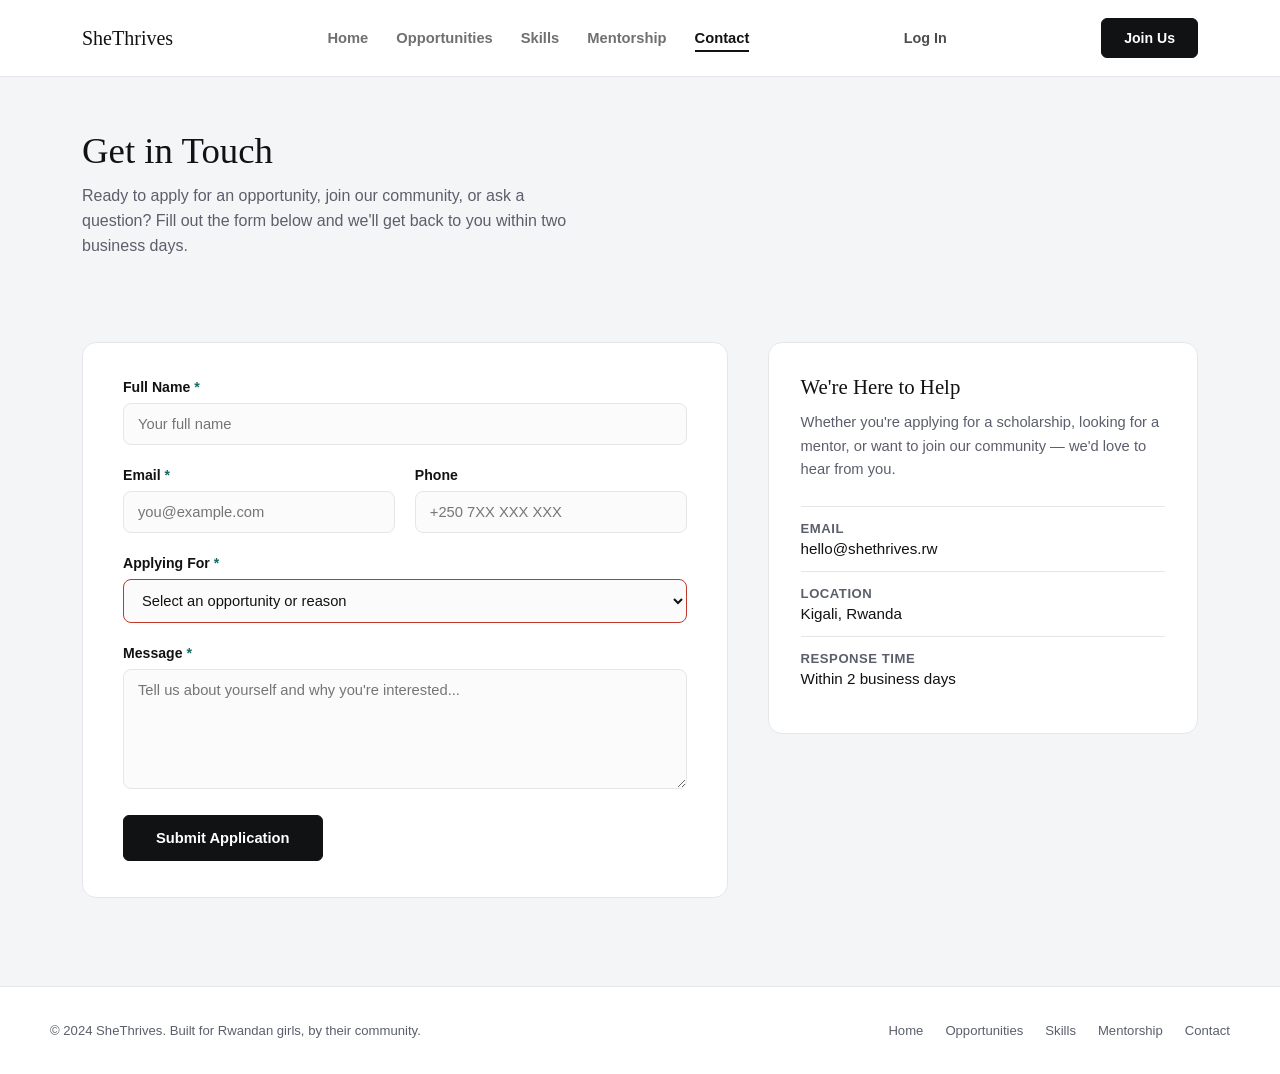
<file: contact.html>
<!DOCTYPE html>
<html lang="en">
<head>
<meta charset="UTF-8">
<meta name="viewport" content="width=device-width, initial-scale=1.0">
<title>Contact &amp; Apply — SheThrives</title>
<link rel="stylesheet" href="contact.css">
<script src="contact.js" defer></script>
</head>
<body>

<header>
  <div class="nav">
    <a href="index.html" class="logo">SheThrives</a>
    <ul class="nav-links">
      <li><a href="index.html">Home</a></li>
      <li><a href="opportunities.html">Opportunities</a></li>
      <li><a href="skills.html">Skills</a></li>
      <li><a href="mentorship.html">Mentorship</a></li>
      <li><a href="contact.html" aria-current="page">Contact</a></li>
    </ul>
    <a href="login.html" class="login-link">Log In</a>
    <a href="contact.html" class="join-btn">Join Us</a>
  </div>
</header>

<section class="page-head">
  <div class="wrap">
    <h1>Get in Touch</h1>
    <p>Ready to apply for an opportunity, join our community, or ask a question? Fill out the form below and we'll get back to you within two business days.</p>
  </div>
</section>

<main>
  <div class="wrap contact-layout">

    <form class="contact-form" id="contactForm" novalidate>
      <div class="form-row">
        <label for="fullName">Full Name <span class="req">*</span></label>
        <input type="text" id="fullName" name="fullName" required autocomplete="name" placeholder="Your full name">
      </div>

      <div class="form-row two-col">
        <div>
          <label for="email">Email <span class="req">*</span></label>
          <input type="email" id="email" name="email" required autocomplete="email" placeholder="you@example.com">
        </div>
        <div>
          <label for="phone">Phone</label>
          <input type="tel" id="phone" name="phone" autocomplete="tel" placeholder="+250 7XX XXX XXX">
        </div>
      </div>

      <div class="form-row">
        <label for="applyingFor">Applying For <span class="req">*</span></label>
        <select id="applyingFor" name="applyingFor" required>
          <option value="">Select an opportunity or reason</option>
          <option value="General Inquiry">General Inquiry</option>
          <option value="Join the Community">Join the Community</option>
          <option value="National Coding Challenge">National Coding Challenge</option>
          <option value="STEM Excellence Grant">STEM Excellence Grant</option>
          <option value="Business Leadership Intern">Business Leadership Intern</option>
          <option value="Google Women Techmakers Scholarship 2024">Google Women Techmakers Scholarship 2024</option>
          <option value="Product Design Internship at Irembo">Product Design Internship at Irembo</option>
          <option value="Women in Tech Leadership Summit">Women in Tech Leadership Summit</option>
          <option value="Kigali Innovation Hackathon 2024">Kigali Innovation Hackathon 2024</option>
          <option value="Mentorship Session">Mentorship Session</option>
          <option value="Other">Other</option>
        </select>
      </div>

      <div class="form-row">
        <label for="message">Message <span class="req">*</span></label>
        <textarea id="message" name="message" rows="5" required placeholder="Tell us about yourself and why you're interested..."></textarea>
      </div>

      <button type="submit" class="btn-solid">Submit Application</button>
    </form>

    <aside class="contact-info">
      <div class="info-card">
        <h2>We're Here to Help</h2>
        <p>Whether you're applying for a scholarship, looking for a mentor, or want to join our community — we'd love to hear from you.</p>
        <ul class="info-list">
          <li>
            <strong>Email</strong>
            <span>hello@shethrives.rw</span>
          </li>
          <li>
            <strong>Location</strong>
            <span>Kigali, Rwanda</span>
          </li>
          <li>
            <strong>Response time</strong>
            <span>Within 2 business days</span>
          </li>
        </ul>
      </div>
    </aside>

  </div>

  <div class="form-success" id="formSuccess" hidden>
    <div class="success-box">
      <h2>Thank you!</h2>
      <p>Your application has been received. We'll be in touch soon.</p>
      <a href="index.html" class="btn-outline">Back to Home</a>
    </div>
  </div>
</main>

<footer>
  <div class="footer-wrap">
    <p>© 2024 SheThrives. Built for Rwandan girls, by their community.</p>
    <ul class="footer-links">
      <li><a href="index.html">Home</a></li>
      <li><a href="opportunities.html">Opportunities</a></li>
      <li><a href="skills.html">Skills</a></li>
      <li><a href="mentorship.html">Mentorship</a></li>
      <li><a href="contact.html">Contact</a></li>
    </ul>
  </div>
</footer>

</body>
</html>
</file>
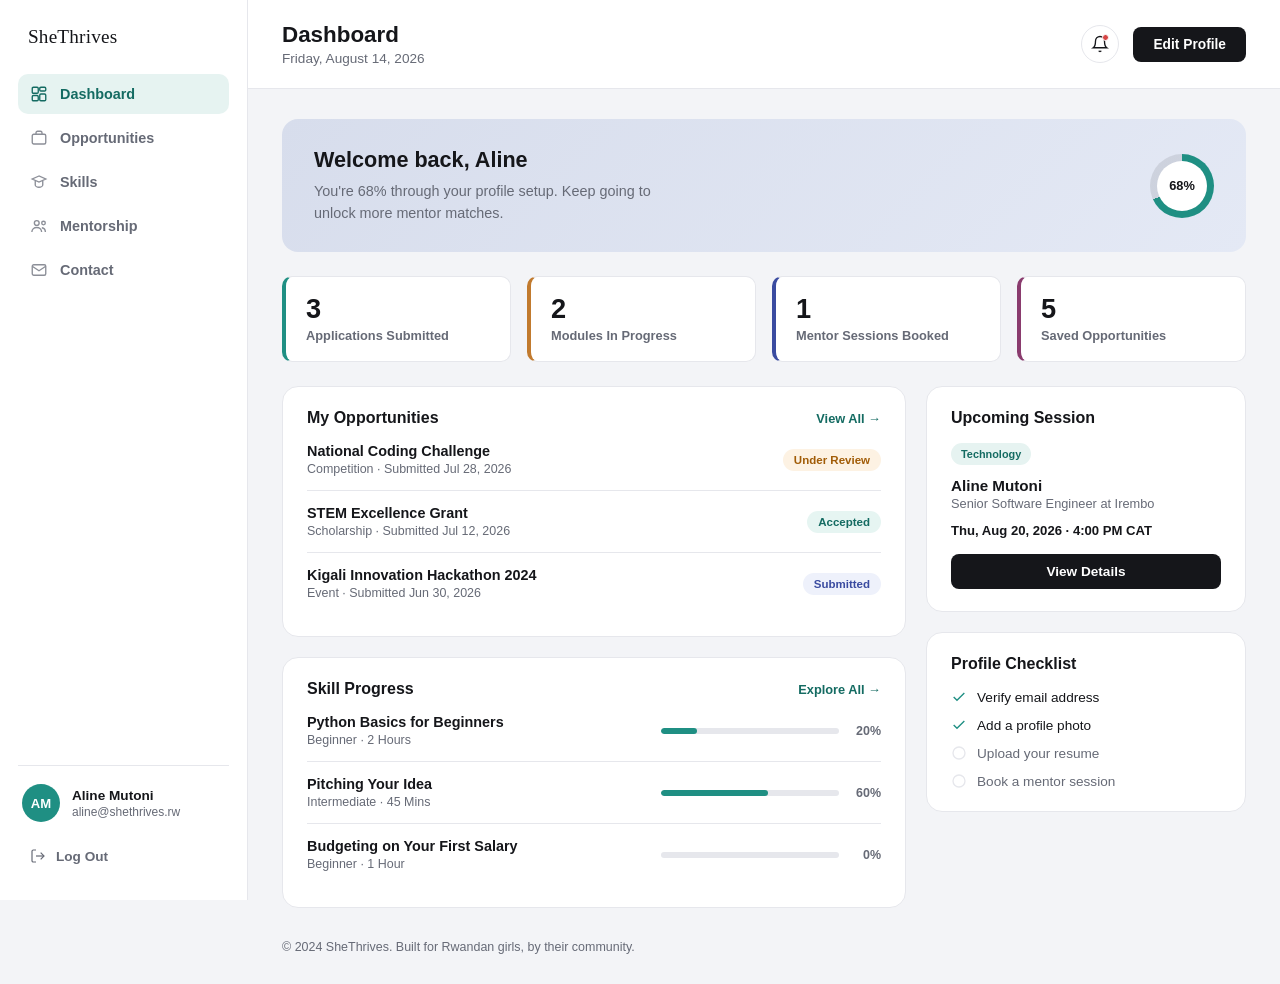
<file: dashboard.html>
<!DOCTYPE html>
<html lang="en">
<head>
<meta charset="UTF-8">
<meta name="viewport" content="width=device-width, initial-scale=1.0">
<title>My Dashboard — SheThrives</title>
<link rel="stylesheet" href="dashboard.css">
</head>
<body>

<div class="app-shell">

  <aside class="sidebar">
    <a href="index.html" class="sidebar-logo">SheThrives</a>

    <nav class="sidebar-nav">
      <a href="dashboard.html" class="sidebar-link active">
        <svg width="18" height="18" viewBox="0 0 24 24" fill="none" stroke="currentColor" stroke-width="1.8"><rect x="3" y="3" width="8" height="8" rx="1.5"/><rect x="13" y="3" width="8" height="5" rx="1.5"/><rect x="13" y="12" width="8" height="9" rx="1.5"/><rect x="3" y="14" width="8" height="7" rx="1.5"/></svg>
        Dashboard
      </a>
      <a href="opportunities.html" class="sidebar-link">
        <svg width="18" height="18" viewBox="0 0 24 24" fill="none" stroke="currentColor" stroke-width="1.8"><rect x="3" y="7" width="18" height="13" rx="2"/><path d="M8 7V5a2 2 0 0 1 2-2h4a2 2 0 0 1 2 2v2"/></svg>
        Opportunities
      </a>
      <a href="skills.html" class="sidebar-link">
        <svg width="18" height="18" viewBox="0 0 24 24" fill="none" stroke="currentColor" stroke-width="1.8"><path d="M12 4 3 8l9 4 9-4-9-4Z"/><path d="M7 10.5V16c0 1.4 2.24 3 5 3s5-1.6 5-3v-5.5"/></svg>
        Skills
      </a>
      <a href="mentorship.html" class="sidebar-link">
        <svg width="18" height="18" viewBox="0 0 24 24" fill="none" stroke="currentColor" stroke-width="1.8"><circle cx="9" cy="8" r="3.2"/><path d="M2.5 20c0-3.5 2.9-6 6.5-6s6.5 2.5 6.5 6"/><circle cx="18" cy="8" r="2.4"/><path d="M15.8 14.3c2.7.4 4.7 2.5 4.7 5.7"/></svg>
        Mentorship
      </a>
      <a href="contact.html" class="sidebar-link">
        <svg width="18" height="18" viewBox="0 0 24 24" fill="none" stroke="currentColor" stroke-width="1.8"><rect x="3" y="5" width="18" height="14" rx="2"/><path d="m3 7 9 6 9-6"/></svg>
        Contact
      </a>
    </nav>

    <div class="sidebar-bottom">
      <div class="sidebar-user">
        <div class="avatar">AM</div>
        <div class="sidebar-user-text">
          <p class="user-name">Aline Mutoni</p>
          <p class="user-email">aline@shethrives.rw</p>
        </div>
      </div>
      <a href="index.html" class="logout-link">
        <svg width="16" height="16" viewBox="0 0 24 24" fill="none" stroke="currentColor" stroke-width="1.8"><path d="M9 21H5a2 2 0 0 1-2-2V5a2 2 0 0 1 2-2h4"/><path d="M16 17l5-5-5-5"/><path d="M21 12H9"/></svg>
        Log Out
      </a>
    </div>
  </aside>

  <div class="app-main">

    <header class="topbar">
      <div>
        <h1>Dashboard</h1>
        <p class="topbar-date">Friday, August 14, 2026</p>
      </div>
      <div class="topbar-actions">
        <button type="button" class="icon-btn" aria-label="Notifications">
          <svg width="18" height="18" viewBox="0 0 24 24" fill="none" stroke="currentColor" stroke-width="1.8"><path d="M18 8a6 6 0 0 0-12 0c0 7-3 9-3 9h18s-3-2-3-9"/><path d="M13.7 21a2 2 0 0 1-3.4 0"/></svg>
          <span class="notif-dot"></span>
        </button>
        <a href="contact.html" class="btn-accent">Edit Profile</a>
      </div>
    </header>

    <div class="app-content">

      <section class="welcome-strip">
        <div>
          <h2>Welcome back, Aline</h2>
          <p>You're 68% through your profile setup. Keep going to unlock more mentor matches.</p>
        </div>
        <div class="welcome-progress">
          <div class="ring"><span>68%</span></div>
        </div>
      </section>

      <section class="stats-row">
        <div class="stat-tile accent-teal">
          <span class="stat-num">3</span>
          <span class="stat-label">Applications Submitted</span>
        </div>
        <div class="stat-tile accent-amber">
          <span class="stat-num">2</span>
          <span class="stat-label">Modules In Progress</span>
        </div>
        <div class="stat-tile accent-blue">
          <span class="stat-num">1</span>
          <span class="stat-label">Mentor Sessions Booked</span>
        </div>
        <div class="stat-tile accent-plum">
          <span class="stat-num">5</span>
          <span class="stat-label">Saved Opportunities</span>
        </div>
      </section>

      <div class="content-grid">

        <div class="content-main">

          <section class="panel">
            <div class="panel-head">
              <h3>My Opportunities</h3>
              <a href="opportunities.html" class="panel-link">View All →</a>
            </div>
            <div class="opp-list">
              <div class="opp-row">
                <div class="opp-info">
                  <span class="opp-name">National Coding Challenge</span>
                  <span class="opp-meta">Competition · Submitted Jul 28, 2026</span>
                </div>
                <span class="status status-review">Under Review</span>
              </div>
              <div class="opp-row">
                <div class="opp-info">
                  <span class="opp-name">STEM Excellence Grant</span>
                  <span class="opp-meta">Scholarship · Submitted Jul 12, 2026</span>
                </div>
                <span class="status status-accepted">Accepted</span>
              </div>
              <div class="opp-row">
                <div class="opp-info">
                  <span class="opp-name">Kigali Innovation Hackathon 2024</span>
                  <span class="opp-meta">Event · Submitted Jun 30, 2026</span>
                </div>
                <span class="status status-submitted">Submitted</span>
              </div>
            </div>
          </section>

          <section class="panel">
            <div class="panel-head">
              <h3>Skill Progress</h3>
              <a href="skills.html" class="panel-link">Explore All →</a>
            </div>
            <div class="skill-list">
              <div class="skill-row">
                <div class="skill-info">
                  <span class="skill-name">Python Basics for Beginners</span>
                  <span class="skill-meta">Beginner · 2 Hours</span>
                </div>
                <div class="skill-progress">
                  <div class="bar-track"><div class="bar-fill" style="width:20%"></div></div>
                  <span class="skill-pct">20%</span>
                </div>
              </div>
              <div class="skill-row">
                <div class="skill-info">
                  <span class="skill-name">Pitching Your Idea</span>
                  <span class="skill-meta">Intermediate · 45 Mins</span>
                </div>
                <div class="skill-progress">
                  <div class="bar-track"><div class="bar-fill" style="width:60%"></div></div>
                  <span class="skill-pct">60%</span>
                </div>
              </div>
              <div class="skill-row">
                <div class="skill-info">
                  <span class="skill-name">Budgeting on Your First Salary</span>
                  <span class="skill-meta">Beginner · 1 Hour</span>
                </div>
                <div class="skill-progress">
                  <div class="bar-track"><div class="bar-fill" style="width:0%"></div></div>
                  <span class="skill-pct">0%</span>
                </div>
              </div>
            </div>
          </section>

        </div>

        <aside class="content-side">

          <section class="panel">
            <div class="panel-head">
              <h3>Upcoming Session</h3>
            </div>
            <div class="mentor-mini">
              <span class="field-tag">Technology</span>
              <p class="mentor-name">Aline Mutoni</p>
              <p class="mentor-role">Senior Software Engineer at Irembo</p>
              <p class="session-time">Thu, Aug 20, 2026 · 4:00 PM CAT</p>
              <a href="mentorship.html" class="panel-btn">View Details</a>
            </div>
          </section>

          <section class="panel">
            <div class="panel-head">
              <h3>Profile Checklist</h3>
            </div>
            <ul class="checklist">
              <li class="done">
                <svg width="16" height="16" viewBox="0 0 24 24" fill="none" stroke="currentColor" stroke-width="2"><path d="M20 6 9 17l-5-5"/></svg>
                Verify email address
              </li>
              <li class="done">
                <svg width="16" height="16" viewBox="0 0 24 24" fill="none" stroke="currentColor" stroke-width="2"><path d="M20 6 9 17l-5-5"/></svg>
                Add a profile photo
              </li>
              <li class="pending">
                <svg width="16" height="16" viewBox="0 0 24 24" fill="none" stroke="currentColor" stroke-width="2"><circle cx="12" cy="12" r="9"/></svg>
                Upload your resume
              </li>
              <li class="pending">
                <svg width="16" height="16" viewBox="0 0 24 24" fill="none" stroke="currentColor" stroke-width="2"><circle cx="12" cy="12" r="9"/></svg>
                Book a mentor session
              </li>
            </ul>
          </section>

        </aside>

      </div>

    </div>

    <footer class="app-footer">
      <p>© 2024 SheThrives. Built for Rwandan girls, by their community.</p>
    </footer>

  </div>

</div>

</body>
</html>
</file>
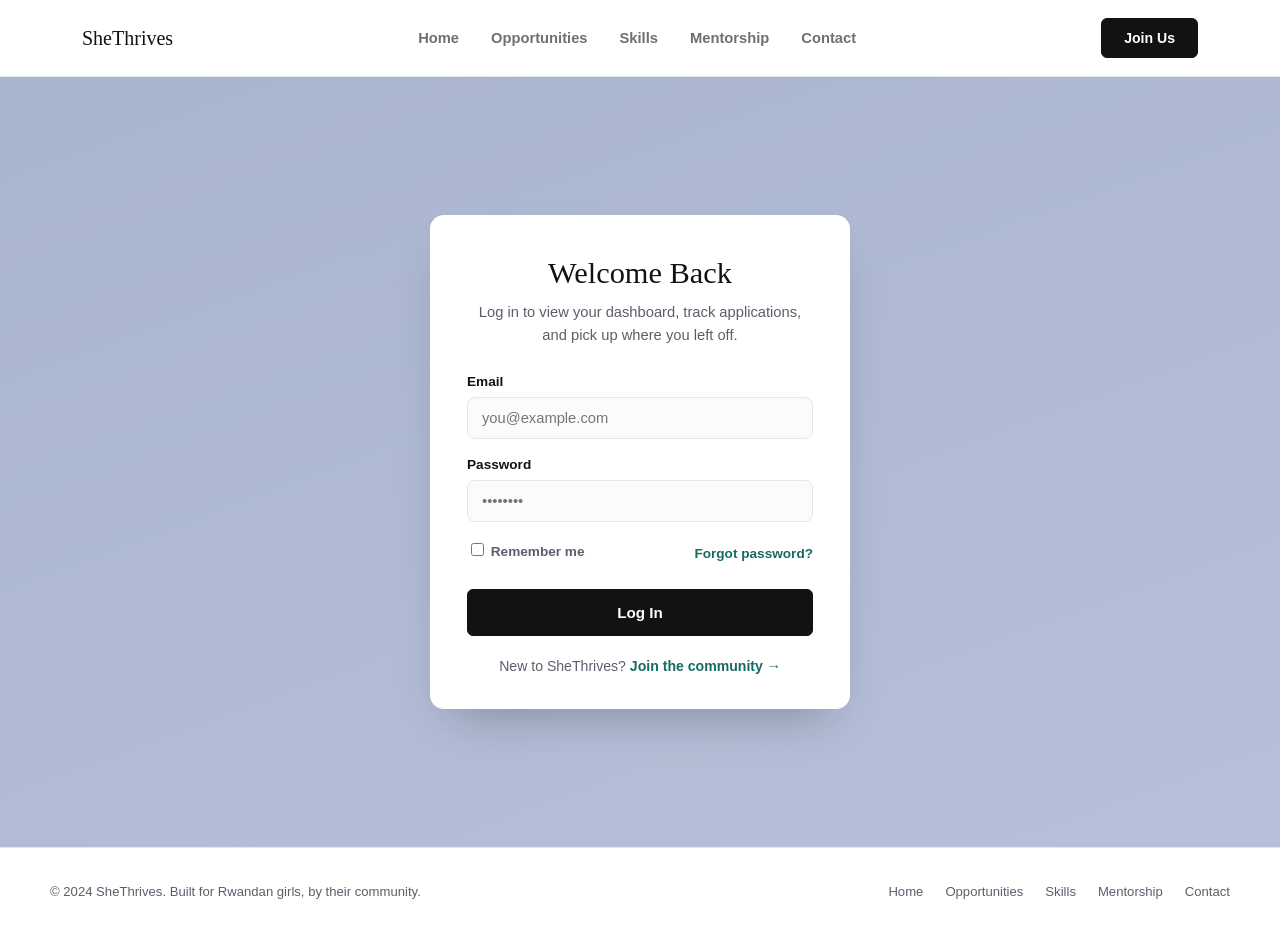
<file: login.html>
<!DOCTYPE html>
<html lang="en">
<head>
<meta charset="UTF-8">
<meta name="viewport" content="width=device-width, initial-scale=1.0">
<title>Log In — SheThrives</title>
<link rel="stylesheet" href="login.css">
</head>
<body>

<header>
  <div class="nav">
    <a href="index.html" class="logo">SheThrives</a>
    <ul class="nav-links">
      <li><a href="index.html">Home</a></li>
      <li><a href="opportunities.html">Opportunities</a></li>
      <li><a href="skills.html">Skills</a></li>
      <li><a href="mentorship.html">Mentorship</a></li>
      <li><a href="contact.html">Contact</a></li>
    </ul>
    <a href="contact.html" class="join-btn">Join Us</a>
  </div>
</header>

<main class="login-main">
  <div class="login-card">

    <div class="login-head">
      <h1>Welcome Back</h1>
      <p>Log in to view your dashboard, track applications, and pick up where you left off.</p>
    </div>

    <form class="login-form" action="dashboard.html" method="get">
      <div class="form-row">
        <label for="email">Email</label>
        <input type="email" id="email" name="email" autocomplete="email" placeholder="you@example.com">
      </div>

      <div class="form-row">
        <label for="password">Password</label>
        <input type="password" id="password" name="password" autocomplete="current-password" placeholder="••••••••">
      </div>

      <div class="form-options">
        <label class="remember">
          <input type="checkbox" name="remember">
          Remember me
        </label>
        <a href="contact.html" class="forgot-link">Forgot password?</a>
      </div>

      <button type="submit" class="btn-solid">Log In</button>
    </form>

    <p class="signup-hint">
      New to SheThrives? <a href="contact.html">Join the community →</a>
    </p>

  </div>
</main>

<footer>
  <div class="footer-wrap">
    <p>© 2024 SheThrives. Built for Rwandan girls, by their community.</p>
    <ul class="footer-links">
      <li><a href="index.html">Home</a></li>
      <li><a href="opportunities.html">Opportunities</a></li>
      <li><a href="skills.html">Skills</a></li>
      <li><a href="mentorship.html">Mentorship</a></li>
      <li><a href="contact.html">Contact</a></li>
    </ul>
  </div>
</footer>

</body>
</html>
</file>
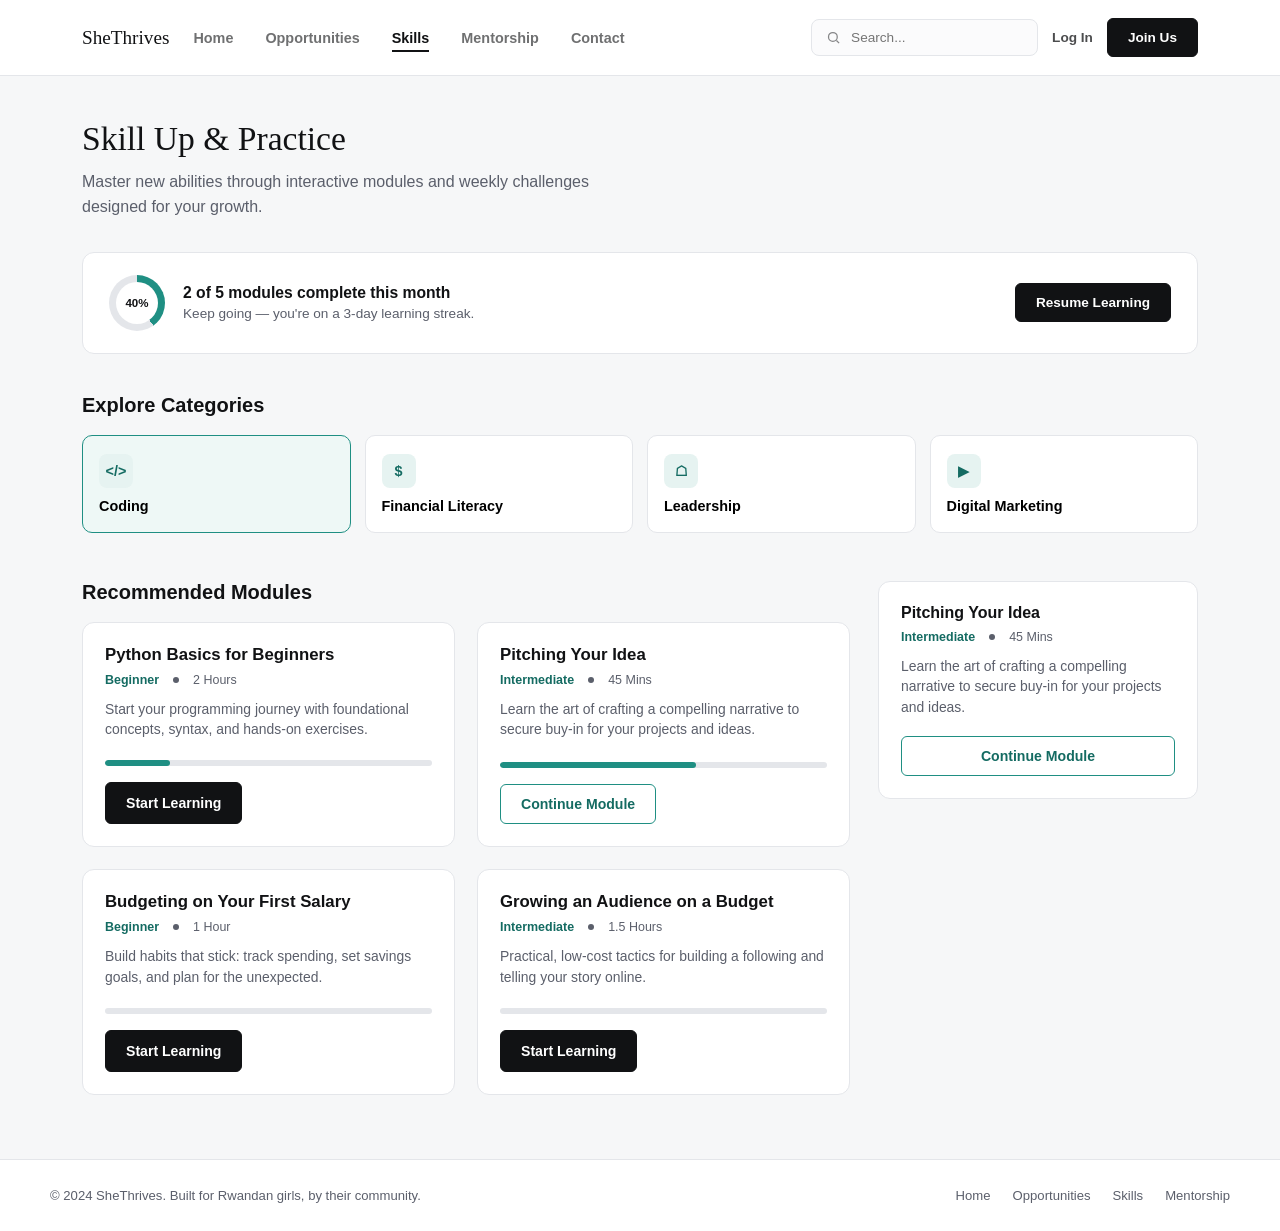
<file: skills.html>
<!DOCTYPE html>
<html lang="en">
<head>
<meta charset="UTF-8">
<meta name="viewport" content="width=device-width, initial-scale=1.0">
<title>Skill Up & Practice — SheThrives</title>
<link rel="stylesheet" href="skills.css">
<script src="skills.js"></script>
</head>
<body>

<header>
  <div class="nav">
    <a href="index.html" class="logo">SheThrives</a>
    <ul class="nav-links">
      <li><a href="index.html">Home</a></li>
      <li><a href="opportunities.html">Opportunities</a></li>
      <li><a href="skills.html" aria-current="page">Skills</a></li>
      <li><a href="mentorship.html">Mentorship</a></li>
      <li><a href="contact.html">Contact</a></li>
    </ul>
    <div class="nav-right">
      <div class="search-box">
        <svg width="15" height="15" viewBox="0 0 24 24" fill="none" stroke="currentColor" stroke-width="2"><circle cx="11" cy="11" r="7"/><path d="M21 21l-4.3-4.3"/></svg>
        <input type="text" placeholder="Search...">
      </div>
      <a href="login.html" class="login-link">Log In</a>
      <a href="contact.html" class="join-btn">Join Us</a>
    </div>
  </div>
</header>

<section class="hub-hero">
  <div class="wrap">
    <h1>Skill Up &amp; Practice</h1>
    <p>Master new abilities through interactive modules and weekly challenges designed for your growth.</p>
  </div>
</section>

<section class="progress-strip">
  <div class="wrap">
    <div class="progress-card">
      <div class="progress-info">
        <div class="ring"><span>40%</span></div>
        <div>
          <h3>2 of 5 modules complete this month</h3>
          <p>Keep going — you're on a 3-day learning streak.</p>
        </div>
      </div>
      <a href="#modulesGrid" class="resume-btn">Resume Learning</a>
    </div>
  </div>
</section>

<section class="section-block">
  <div class="wrap">
    <div class="section-head"><h2>Explore Categories</h2></div>
    <div class="categories" id="categories">
      <button class="cat-btn active" data-cat="coding">
        <span class="cat-icon">&lt;/&gt;</span>
        <span>Coding</span>
      </button>
      <button class="cat-btn" data-cat="finance">
        <span class="cat-icon">$</span>
        <span>Financial Literacy</span>
      </button>
      <button class="cat-btn" data-cat="leadership">
        <span class="cat-icon">☖</span>
        <span>Leadership</span>
      </button>
      <button class="cat-btn" data-cat="marketing">
        <span class="cat-icon">▶</span>
        <span>Digital Marketing</span>
      </button>
    </div>
  </div>
</section>

<section class="section-block">
  <div class="wrap">
    <div class="sidebar-layout">
      <div>
        <div class="section-head"><h2>Recommended Modules</h2></div>
        <div class="modules-grid" id="modulesGrid">

          <article class="module-card" data-cat="coding">
            <h3>Python Basics for Beginners</h3>
            <div class="meta-row"><span class="pill-level">Beginner</span><span class="dot"></span><span>2 Hours</span></div>
            <p>Start your programming journey with foundational concepts, syntax, and hands-on exercises.</p>
            <div class="bar-track"><div class="bar-fill" style="width:20%"></div></div>
            <a href="contact.html?apply=Python+Basics+for+Beginners" class="btn-dark">Start Learning</a>
          </article>

          <article class="module-card" data-cat="leadership">
            <h3>Pitching Your Idea</h3>
            <div class="meta-row"><span class="pill-level">Intermediate</span><span class="dot"></span><span>45 Mins</span></div>
            <p>Learn the art of crafting a compelling narrative to secure buy-in for your projects and ideas.</p>
            <div class="bar-track"><div class="bar-fill" style="width:60%"></div></div>
            <a href="contact.html?apply=Pitching+Your+Idea" class="btn-outline">Continue Module</a>
          </article>

          <article class="module-card" data-cat="finance">
            <h3>Budgeting on Your First Salary</h3>
            <div class="meta-row"><span class="pill-level">Beginner</span><span class="dot"></span><span>1 Hour</span></div>
            <p>Build habits that stick: track spending, set savings goals, and plan for the unexpected.</p>
            <div class="bar-track"><div class="bar-fill" style="width:0%"></div></div>
            <a href="contact.html?apply=Budgeting+on+Your+First+Salary" class="btn-dark">Start Learning</a>
          </article>

          <article class="module-card" data-cat="marketing">
            <h3>Growing an Audience on a Budget</h3>
            <div class="meta-row"><span class="pill-level">Intermediate</span><span class="dot"></span><span>1.5 Hours</span></div>
            <p>Practical, low-cost tactics for building a following and telling your story online.</p>
            <div class="bar-track"><div class="bar-fill" style="width:0%"></div></div>
            <a href="contact.html?apply=Growing+an+Audience+on+a+Budget" class="btn-dark">Start Learning</a>
          </article>

        </div>
      </div>

      <aside class="up-next-card">
        <h3>Pitching Your Idea</h3>
        <div class="meta-row"><span class="pill-level">Intermediate</span><span class="dot"></span><span>45 Mins</span></div>
        <p>Learn the art of crafting a compelling narrative to secure buy-in for your projects and ideas.</p>
        <a href="contact.html?apply=Pitching+Your+Idea" class="btn-outline" style="display:block;width:100%;text-align:center;">Continue Module</a>
      </aside>
    </div>
  </div>
</section>

<footer>
  <div class="footer-wrap">
    <p>© 2024 SheThrives. Built for Rwandan girls, by their community.</p>
    <ul class="footer-links">
      <li><a href="index.html">Home</a></li>
      <li><a href="opportunities.html">Opportunities</a></li>
      <li><a href="skills.html">Skills</a></li>
      <li><a href="mentorship.html">Mentorship</a></li>
    </ul>
  </div>
</footer>

</body>
</html>
</file>
<file: contact.css>
:root{
    --ink:#111214;
    --paper:#ffffff;
    --section-bg:#f4f5f7;
    --teal:#1f8f83;
    --teal-dark:#146b62;
    --muted:#5b5f6b;
    --line:#e4e6ea;
    --radius:14px;
  }
  *{box-sizing:border-box;}
  body{
    margin:0;
    font-family:"Helvetica Neue", Arial, sans-serif;
    color:var(--ink);
    background:var(--paper);
    -webkit-font-smoothing:antialiased;
  }
  h1,h2,h3{font-family:Georgia,"Times New Roman",serif;margin:0;font-weight:400;}
  a{color:inherit;text-decoration:none;}
  button,input,select,textarea{font-family:inherit;}
  .wrap{max-width:1180px;margin:0 auto;padding:0 32px;}

  header{border-bottom:1px solid var(--line);background:var(--paper);position:sticky;top:0;z-index:10;}
  .nav{display:flex;align-items:center;justify-content:space-between;gap:24px;padding:18px 32px;max-width:1180px;margin:0 auto;}
  .logo{font-family:Georgia,serif;font-size:1.25rem;white-space:nowrap;}
  .nav-links{display:flex;gap:28px;list-style:none;margin:0;padding:0;font-size:0.92rem;font-weight:600;}
  .nav-links a{opacity:0.6;transition:opacity .15s ease;padding-bottom:4px;border-bottom:2px solid transparent;}
  .nav-links a:hover, .nav-links a:focus-visible{opacity:1;}
  .nav-links a[aria-current="page"]{opacity:1;border-bottom-color:var(--ink);}
  .join-btn{background:var(--ink);color:#fff;padding:11px 22px;border-radius:6px;font-size:0.88rem;font-weight:600;border:1px solid var(--ink);white-space:nowrap;transition:background .15s ease,color .15s ease;}
  .join-btn:hover, .join-btn:focus-visible{background:#fff;color:var(--ink);}
  .login-link{font-size:0.9rem;font-weight:600;opacity:0.75;transition:opacity .15s ease;}
  .login-link:hover, .login-link:focus-visible{opacity:1;}

  .page-head{padding:52px 24px 36px;background:var(--section-bg);}
  .page-head h1{font-size:2.3rem;margin-bottom:12px;}
  .page-head p{color:var(--muted);font-size:1rem;max-width:56ch;line-height:1.55;margin:0;}

  main{padding:48px 24px 88px;background:var(--section-bg);position:relative;}

  .contact-layout{
    display:grid;
    grid-template-columns:1.2fr 0.8fr;
    gap:40px;
    align-items:start;
  }

  .contact-form{
    background:#fff;
    border:1px solid var(--line);
    border-radius:var(--radius);
    padding:36px 40px;
  }
  .form-row{margin-bottom:22px;}
  .form-row.two-col{
    display:grid;
    grid-template-columns:1fr 1fr;
    gap:20px;
  }
  .form-row label{
    display:block;
    font-size:0.88rem;
    font-weight:600;
    margin-bottom:8px;
  }
  .req{color:var(--teal-dark);}
  .form-row input,
  .form-row select,
  .form-row textarea{
    width:100%;
    border:1px solid var(--line);
    border-radius:8px;
    padding:12px 14px;
    font-size:0.92rem;
    color:var(--ink);
    background:#fbfbfc;
    transition:border-color .15s ease;
  }
  .form-row input:focus,
  .form-row select:focus,
  .form-row textarea:focus{
    outline:none;
    border-color:var(--teal);
    background:#fff;
  }
  .form-row textarea{resize:vertical;min-height:120px;}
  .form-row input:invalid:not(:placeholder-shown),
  .form-row select:invalid:not(:placeholder-shown),
  .form-row textarea:invalid:not(:placeholder-shown){
    border-color:#c0392b;
  }

  .btn-solid{
    background:var(--ink);
    color:#fff;
    padding:14px 32px;
    border-radius:6px;
    font-weight:600;
    font-size:0.92rem;
    border:1px solid var(--ink);
    cursor:pointer;
    transition:background .15s ease;
  }
  .btn-solid:hover{background:#000;}
  .btn-outline{
    display:inline-block;
    background:transparent;
    color:var(--teal-dark);
    padding:13px 28px;
    border-radius:6px;
    border:1.5px solid var(--teal);
    font-weight:600;
    font-size:0.92rem;
    transition:background .15s ease, color .15s ease;
  }
  .btn-outline:hover{background:var(--teal);color:#fff;}

  .contact-info{position:sticky;top:90px;}
  .info-card{
    background:#fff;
    border:1px solid var(--line);
    border-radius:var(--radius);
    padding:32px;
  }
  .info-card h2{font-size:1.3rem;margin-bottom:12px;}
  .info-card > p{color:var(--muted);font-size:0.92rem;line-height:1.6;margin:0 0 24px;}
  .info-list{list-style:none;padding:0;margin:0;}
  .info-list li{
    padding:14px 0;
    border-top:1px solid var(--line);
    display:flex;
    flex-direction:column;
    gap:4px;
  }
  .info-list strong{font-size:0.82rem;text-transform:uppercase;letter-spacing:0.04em;color:var(--muted);}
  .info-list span{font-size:0.95rem;}

  .form-success{
    position:absolute;
    inset:0;
    background:rgba(244,245,247,0.95);
    display:flex;
    align-items:center;
    justify-content:center;
    padding:24px;
  }
  .form-success[hidden]{display:none;}
  .success-box{
    background:#fff;
    border:1px solid var(--line);
    border-radius:var(--radius);
    padding:48px 56px;
    text-align:center;
    max-width:480px;
  }
  .success-box h2{font-size:1.6rem;margin-bottom:12px;}
  .success-box p{color:var(--muted);margin:0 0 24px;line-height:1.55;}

  footer{background:#fff;border-top:1px solid var(--line);padding:36px 24px;}
  .footer-wrap{max-width:1180px;margin:0 auto;display:flex;justify-content:space-between;align-items:center;flex-wrap:wrap;gap:16px;}
  .footer-wrap p{margin:0;font-size:0.82rem;color:var(--muted);}
  .footer-links{display:flex;gap:22px;list-style:none;padding:0;margin:0;font-size:0.82rem;flex-wrap:wrap;}
  .footer-links a{color:var(--muted);}
  .footer-links a:hover{color:var(--ink);}

  :focus-visible{outline:2px solid var(--teal-dark);outline-offset:2px;}
  @media (prefers-reduced-motion: reduce){*{transition:none !important;}}

  @media (max-width:900px){
    .nav-links{display:none;}
    .nav{padding:16px 20px;}
    .contact-layout{grid-template-columns:1fr;}
    .contact-info{position:static;}
    .form-row.two-col{grid-template-columns:1fr;}
    .contact-form{padding:28px 24px;}
    .page-head h1{font-size:1.8rem;}
  }
</file>
<file: dashboard.css>
:root{
  --sidebar-bg:#ffffff;
  --sidebar-text:#666a76;
  --sidebar-text-active:#15161a;
  --sidebar-line:#e6e7ec;
  --app-bg:#f3f4f7;
  --card-bg:#ffffff;
  --card-line:#e6e7ec;
  --ink:#15161a;
  --muted:#666a76;
  --accent:#1f8f83;
  --accent-dark:#146b62;
  --amber:#c17a2e;
  --blue:#3a4ba0;
  --plum:#8a3b6e;
  --radius:16px;
  --radius-sm:10px;
}
*{box-sizing:border-box;}
body{
  margin:0;
  font-family:"Segoe UI", "Helvetica Neue", Arial, sans-serif;
  color:var(--ink);
  background:var(--app-bg);
  -webkit-font-smoothing:antialiased;
}
h1,h2,h3{margin:0;font-weight:700;}
a{color:inherit;text-decoration:none;}
button{font-family:inherit;}
ul{list-style:none;margin:0;padding:0;}

.app-shell{
  display:grid;
  grid-template-columns:248px 1fr;
  min-height:100vh;
}

/* ===== Sidebar ===== */
.sidebar{
  background:var(--sidebar-bg);
  color:var(--sidebar-text);
  border-right:1px solid var(--sidebar-line);
  display:flex;
  flex-direction:column;
  padding:26px 18px;
  position:sticky;
  top:0;
  height:100vh;
}
.sidebar-logo{
  font-family:Georgia,"Times New Roman",serif;
  color:var(--ink);
  font-size:1.2rem;
  letter-spacing:0.01em;
  padding:0 10px 26px;
}
.sidebar-nav{
  display:flex;
  flex-direction:column;
  gap:4px;
  flex:1;
}
.sidebar-link{
  display:flex;
  align-items:center;
  gap:12px;
  padding:11px 12px;
  border-radius:10px;
  font-size:0.9rem;
  font-weight:600;
  transition:background .15s ease, color .15s ease;
}
.sidebar-link svg{flex:none;opacity:0.75;}
.sidebar-link:hover{background:var(--app-bg);color:var(--sidebar-text-active);}
.sidebar-link.active{
  background:#e6f3f1;
  color:var(--accent-dark);
}
.sidebar-link.active svg{opacity:1;color:var(--accent-dark);}

.sidebar-bottom{
  border-top:1px solid var(--sidebar-line);
  padding-top:18px;
  margin-top:18px;
}
.sidebar-user{
  display:flex;
  align-items:center;
  gap:12px;
  padding:0 4px 16px;
}
.avatar{
  width:38px;height:38px;
  border-radius:50%;
  background:var(--accent);
  color:#fff;
  display:flex;align-items:center;justify-content:center;
  font-size:0.82rem;
  font-weight:700;
  flex:none;
}
.user-name{margin:0;font-size:0.85rem;font-weight:700;color:var(--ink);}
.user-email{margin:2px 0 0;font-size:0.75rem;color:var(--sidebar-text);}
.logout-link{
  display:flex;
  align-items:center;
  gap:10px;
  padding:10px 12px;
  border-radius:10px;
  font-size:0.85rem;
  font-weight:600;
  transition:background .15s ease, color .15s ease;
}
.logout-link:hover{background:var(--app-bg);color:var(--sidebar-text-active);}

/* ===== App main ===== */
.app-main{display:flex;flex-direction:column;min-width:0;}

.topbar{
  display:flex;
  align-items:center;
  justify-content:space-between;
  gap:20px;
  padding:22px 34px;
  background:var(--card-bg);
  border-bottom:1px solid var(--card-line);
  position:sticky;
  top:0;
  z-index:5;
}
.topbar h1{font-size:1.4rem;}
.topbar-date{margin:3px 0 0;font-size:0.85rem;color:var(--muted);}
.topbar-actions{display:flex;align-items:center;gap:14px;}
.icon-btn{
  position:relative;
  width:38px;height:38px;
  border-radius:50%;
  border:1px solid var(--card-line);
  background:#fff;
  display:flex;align-items:center;justify-content:center;
  cursor:pointer;
  color:var(--ink);
}
.notif-dot{
  position:absolute;top:8px;right:9px;
  width:7px;height:7px;
  border-radius:50%;
  background:#d64545;
  border:1.5px solid #fff;
}
.btn-accent{
  background:var(--ink);
  color:#fff;
  padding:10px 20px;
  border-radius:8px;
  font-weight:600;
  font-size:0.86rem;
  transition:background .15s ease;
}
.btn-accent:hover{background:#000;}

.app-content{padding:30px 34px 12px;flex:1;}

/* ===== Welcome strip ===== */
.welcome-strip{
  background:linear-gradient(135deg, #d7ddec 0%, #e4e9f5 100%);
  color:var(--ink);
  border-radius:var(--radius);
  padding:28px 32px;
  display:flex;
  align-items:center;
  justify-content:space-between;
  gap:24px;
  margin-bottom:24px;
}
.welcome-strip h2{font-size:1.35rem;margin-bottom:8px;}
.welcome-strip p{margin:0;color:var(--muted);font-size:0.9rem;max-width:46ch;line-height:1.5;}
.ring{
  width:64px;height:64px;
  border-radius:50%;
  background:conic-gradient(var(--accent) 0% 68%, rgba(21,22,26,0.1) 68% 100%);
  display:flex;align-items:center;justify-content:center;
  flex:none;
}
.ring span{
  width:50px;height:50px;
  border-radius:50%;
  background:#fff;
  display:flex;align-items:center;justify-content:center;
  font-size:0.8rem;font-weight:700;
  color:var(--ink);
}

/* ===== Stats ===== */
.stats-row{
  display:grid;
  grid-template-columns:repeat(4, 1fr);
  gap:16px;
  margin-bottom:24px;
}
.stat-tile{
  background:var(--card-bg);
  border:1px solid var(--card-line);
  border-left:4px solid var(--accent);
  border-radius:var(--radius-sm);
  padding:18px 20px;
  display:flex;
  flex-direction:column;
  gap:6px;
}
.stat-tile.accent-teal{border-left-color:var(--accent);}
.stat-tile.accent-amber{border-left-color:var(--amber);}
.stat-tile.accent-blue{border-left-color:var(--blue);}
.stat-tile.accent-plum{border-left-color:var(--plum);}
.stat-num{font-size:1.7rem;font-weight:700;line-height:1;}
.stat-label{color:var(--muted);font-size:0.8rem;font-weight:600;}

/* ===== Content grid ===== */
.content-grid{
  display:grid;
  grid-template-columns:1fr 320px;
  gap:20px;
  align-items:start;
}
.content-main{display:flex;flex-direction:column;gap:20px;min-width:0;}
.content-side{display:flex;flex-direction:column;gap:20px;}

.panel{
  background:var(--card-bg);
  border:1px solid var(--card-line);
  border-radius:var(--radius);
  padding:22px 24px;
}
.panel-head{
  display:flex;
  align-items:center;
  justify-content:space-between;
  margin-bottom:16px;
}
.panel-head h3{font-size:1rem;}
.panel-link{font-size:0.8rem;font-weight:700;color:var(--accent-dark);}
.panel-link:hover{text-decoration:underline;}

/* ===== Opportunities list ===== */
.opp-list{display:flex;flex-direction:column;}
.opp-row{
  display:flex;
  align-items:center;
  justify-content:space-between;
  gap:14px;
  padding:14px 0;
  border-top:1px solid var(--card-line);
}
.opp-row:first-child{border-top:none;padding-top:0;}
.opp-info{display:flex;flex-direction:column;gap:3px;}
.opp-name{font-size:0.9rem;font-weight:600;}
.opp-meta{font-size:0.78rem;color:var(--muted);}
.status{
  font-size:0.72rem;
  font-weight:700;
  padding:5px 11px;
  border-radius:20px;
  white-space:nowrap;
}
.status-review{background:#fdf2e3;color:#a15c07;}
.status-accepted{background:#e6f5f2;color:var(--accent-dark);}
.status-submitted{background:#eef1fb;color:var(--blue);}

/* ===== Skill progress list ===== */
.skill-list{display:flex;flex-direction:column;}
.skill-row{
  padding:14px 0;
  border-top:1px solid var(--card-line);
  display:flex;
  align-items:center;
  justify-content:space-between;
  gap:20px;
  flex-wrap:wrap;
}
.skill-row:first-child{border-top:none;padding-top:0;}
.skill-info{display:flex;flex-direction:column;gap:3px;min-width:180px;}
.skill-name{font-size:0.9rem;font-weight:600;}
.skill-meta{font-size:0.78rem;color:var(--muted);}
.skill-progress{display:flex;align-items:center;gap:10px;flex:1;min-width:140px;max-width:220px;}
.bar-track{flex:1;height:6px;border-radius:4px;background:var(--card-line);overflow:hidden;}
.bar-fill{height:100%;background:var(--accent);border-radius:4px;}
.skill-pct{font-size:0.78rem;font-weight:700;color:var(--muted);width:32px;text-align:right;}

/* ===== Mentor mini card ===== */
.field-tag{
  display:inline-block;
  background:#e6f3f1;
  color:var(--accent-dark);
  font-size:0.68rem;
  font-weight:700;
  padding:5px 10px;
  border-radius:20px;
  margin-bottom:12px;
}
.mentor-name{margin:0 0 2px;font-size:0.95rem;font-weight:700;}
.mentor-role{margin:0 0 12px;font-size:0.8rem;color:var(--muted);}
.session-time{margin:0 0 16px;font-size:0.82rem;font-weight:600;}
.panel-btn{
  display:inline-block;
  width:100%;
  text-align:center;
  background:var(--ink);
  color:#fff;
  padding:10px;
  border-radius:8px;
  font-size:0.85rem;
  font-weight:600;
  transition:background .15s ease;
}
.panel-btn:hover{background:#000;}

/* ===== Checklist ===== */
.checklist{display:flex;flex-direction:column;gap:12px;}
.checklist li{
  display:flex;
  align-items:center;
  gap:10px;
  font-size:0.85rem;
  color:var(--muted);
}
.checklist li svg{flex:none;}
.checklist li.done{color:var(--ink);}
.checklist li.done svg{color:var(--accent);}
.checklist li.pending svg{color:var(--card-line);}

/* ===== Footer ===== */
.app-footer{padding:20px 34px 30px;}
.app-footer p{margin:0;font-size:0.78rem;color:var(--muted);}

:focus-visible{outline:2px solid var(--accent-dark);outline-offset:2px;}
@media (prefers-reduced-motion: reduce){*{transition:none !important;}}

/* ===== Responsive ===== */
@media (max-width:1080px){
  .content-grid{grid-template-columns:1fr;}
}
@media (max-width:860px){
  .app-shell{grid-template-columns:1fr;}
  .sidebar{
    position:relative;
    height:auto;
    flex-direction:row;
    align-items:center;
    padding:14px 18px;
    overflow-x:auto;
  }
  .sidebar-logo{padding:0 16px 0 0;}
  .sidebar-nav{flex-direction:row;}
  .sidebar-bottom{display:none;}
  .stats-row{grid-template-columns:repeat(2, 1fr);}
  .app-content{padding:22px 18px;}
  .topbar{padding:18px;}
}
@media (max-width:520px){
  .stats-row{grid-template-columns:1fr;}
  .welcome-strip{flex-direction:column;align-items:flex-start;}
}
</file>
<file: login.css>
:root{
  --ink:#111214;
  --paper:#ffffff;
  --hero-bg:#a9b4cf;
  --hero-bg-2:#b7c0d8;
  --section-bg:#f4f5f7;
  --teal:#1f8f83;
  --teal-dark:#146b62;
  --muted:#5b5f6b;
  --line:#e4e6ea;
  --radius:14px;
}
*{box-sizing:border-box;}
body{
  margin:0;
  font-family:"Helvetica Neue", Arial, sans-serif;
  color:var(--ink);
  background:var(--paper);
  -webkit-font-smoothing:antialiased;
}
h1,h2,h3{font-family:Georgia,"Times New Roman",serif;margin:0;font-weight:400;}
a{color:inherit;text-decoration:none;}
button,input{font-family:inherit;}

/* ===== Header (shared) ===== */
header{border-bottom:1px solid var(--line);background:var(--paper);position:sticky;top:0;z-index:10;}
.nav{display:flex;align-items:center;justify-content:space-between;gap:24px;padding:18px 32px;max-width:1180px;margin:0 auto;}
.logo{font-family:Georgia,serif;font-size:1.25rem;white-space:nowrap;}
.nav-links{display:flex;gap:32px;list-style:none;margin:0;padding:0;font-size:0.92rem;font-weight:600;}
.nav-links a{opacity:0.6;transition:opacity .15s ease;padding-bottom:4px;border-bottom:2px solid transparent;}
.nav-links a:hover, .nav-links a:focus-visible{opacity:1;}
.nav-links a[aria-current="page"]{opacity:1;border-bottom-color:var(--ink);}
.join-btn{background:var(--ink);color:#fff;padding:11px 22px;border-radius:6px;font-size:0.88rem;font-weight:600;border:1px solid var(--ink);white-space:nowrap;transition:background .15s ease,color .15s ease;}
.join-btn:hover, .join-btn:focus-visible{background:#fff;color:var(--ink);}

/* ===== Login ===== */
.login-main{
  min-height:calc(100vh - 130px);
  display:flex;
  align-items:center;
  justify-content:center;
  background:linear-gradient(160deg, var(--hero-bg) 0%, var(--hero-bg-2) 100%);
  padding:56px 24px;
}
.login-card{
  width:100%;
  max-width:420px;
  background:#fff;
  border-radius:var(--radius);
  border:1px solid rgba(255,255,255,0.6);
  box-shadow:0 24px 48px -24px rgba(20,20,30,0.35);
  padding:40px 36px 34px;
}
.login-head{margin-bottom:28px;text-align:center;}
.login-head h1{font-size:1.9rem;margin-bottom:10px;}
.login-head p{color:var(--muted);font-size:0.92rem;line-height:1.55;margin:0;}

.login-form .form-row{margin-bottom:18px;}
.login-form label{
  display:block;
  font-size:0.85rem;
  font-weight:600;
  margin-bottom:8px;
}
.login-form input[type="email"],
.login-form input[type="password"]{
  width:100%;
  border:1px solid var(--line);
  border-radius:8px;
  padding:12px 14px;
  font-size:0.92rem;
  color:var(--ink);
  background:#fbfbfc;
  transition:border-color .15s ease;
}
.login-form input[type="email"]:focus,
.login-form input[type="password"]:focus{
  outline:none;
  border-color:var(--teal);
  background:#fff;
}

.form-options{
  display:flex;
  align-items:center;
  justify-content:space-between;
  margin:4px 0 22px;
  font-size:0.85rem;
}
.remember{display:flex;align-items:center;gap:8px;color:var(--muted);cursor:pointer;}
.remember input{accent-color:var(--teal-dark);}
.forgot-link{color:var(--teal-dark);font-weight:600;}
.forgot-link:hover{text-decoration:underline;}

.btn-solid{
  width:100%;
  background:var(--ink);
  color:#fff;
  padding:14px 30px;
  border-radius:6px;
  font-weight:600;
  font-size:0.95rem;
  border:1px solid var(--ink);
  cursor:pointer;
  transition:background .15s ease;
}
.btn-solid:hover{background:#000;}

.signup-hint{
  text-align:center;
  margin:22px 0 0;
  font-size:0.88rem;
  color:var(--muted);
}
.signup-hint a{color:var(--teal-dark);font-weight:600;}
.signup-hint a:hover{text-decoration:underline;}

/* ===== Footer (shared) ===== */
footer{background:#fff;border-top:1px solid var(--line);padding:36px 24px;}
.footer-wrap{max-width:1180px;margin:0 auto;display:flex;justify-content:space-between;align-items:center;flex-wrap:wrap;gap:16px;}
.footer-wrap p{margin:0;font-size:0.82rem;color:var(--muted);}
.footer-links{display:flex;gap:22px;list-style:none;padding:0;margin:0;font-size:0.82rem;flex-wrap:wrap;}
.footer-links a{color:var(--muted);}
.footer-links a:hover{color:var(--ink);}

:focus-visible{outline:2px solid var(--teal-dark);outline-offset:2px;}
@media (prefers-reduced-motion: reduce){*{transition:none !important;}}

@media (max-width:900px){
  .nav-links{display:none;}
  .nav{padding:16px 20px;}
}
@media (max-width:480px){
  .login-card{padding:32px 24px 28px;}
}
</file>
<file: skills.css>
:root{
    --ink:#111214;
    --paper:#ffffff;
    --page-bg:#f6f7f8;
    --teal:#1f8f83;
    --teal-dark:#146b62;
    --muted:#5b5f6b;
    --line:#e4e6ea;
    --radius:12px;
  }
  *{box-sizing:border-box;}
  body{margin:0;font-family:"Helvetica Neue", Arial, sans-serif;color:var(--ink);background:var(--page-bg);-webkit-font-smoothing:antialiased;}
  h1,h2,h3{font-family:Georgia,"Times New Roman",serif;margin:0;font-weight:400;}
  a{color:inherit;text-decoration:none;}
  button{font-family:inherit;}
  .wrap{max-width:1180px;margin:0 auto;padding:0 32px;}

  header{background:var(--paper);border-bottom:1px solid var(--line);position:sticky;top:0;z-index:20;}
  .nav{display:flex;align-items:center;justify-content:space-between;gap:24px;padding:18px 32px;max-width:1180px;margin:0 auto;}
  .logo{font-family:Georgia,serif;font-size:1.2rem;white-space:nowrap;}
  .nav-links{display:flex;gap:32px;list-style:none;margin:0;padding:0;font-size:0.9rem;font-weight:600;}
  .nav-links a{opacity:0.6;padding-bottom:4px;border-bottom:2px solid transparent;transition:opacity .15s ease;}
  .nav-links a:hover{opacity:1;}
  .nav-links a.active, .nav-links a[aria-current="page"]{opacity:1;border-color:var(--ink);}
  .nav-right{display:flex;align-items:center;gap:14px;margin-left:auto;}
  .search-box{display:flex;align-items:center;gap:8px;border:1px solid var(--line);border-radius:8px;padding:9px 14px;background:#fbfbfc;min-width:180px;}
  .search-box input{border:none;background:none;outline:none;font-size:0.85rem;width:100%;color:var(--ink);}
  .search-box svg{flex:none;opacity:0.5;}
  .join-btn{background:var(--ink);color:#fff;padding:11px 20px;border-radius:6px;font-size:0.85rem;font-weight:600;border:1px solid var(--ink);white-space:nowrap;transition:background .15s ease;}
  .join-btn:hover{background:#000;}
  .login-link{font-size:0.85rem;font-weight:600;opacity:0.75;transition:opacity .15s ease;}
  .login-link:hover{opacity:1;}

  .hub-hero{padding:44px 24px 8px;}
  .hub-hero h1{font-size:2.1rem;margin-bottom:12px;}
  .hub-hero p{color:var(--muted);max-width:60ch;font-size:1rem;line-height:1.55;margin:0;}

  .progress-strip{padding:24px 24px 0;}
  .progress-card{background:#fff;border:1px solid var(--line);border-radius:var(--radius);padding:22px 26px;display:flex;align-items:center;justify-content:space-between;gap:24px;flex-wrap:wrap;}
  .progress-info{display:flex;align-items:center;gap:18px;}
  .ring{width:56px;height:56px;border-radius:50%;background:conic-gradient(var(--teal) 0% 40%, var(--line) 40% 100%);display:flex;align-items:center;justify-content:center;flex:none;}
  .ring span{width:42px;height:42px;border-radius:50%;background:#fff;display:flex;align-items:center;justify-content:center;font-size:0.72rem;font-weight:700;}
  .progress-info h3{font-family:"Helvetica Neue",Arial,sans-serif;font-weight:700;font-size:0.98rem;margin-bottom:4px;}
  .progress-info p{margin:0;color:var(--muted);font-size:0.85rem;}
  .resume-btn{background:var(--ink);color:#fff;padding:11px 20px;border-radius:6px;font-size:0.85rem;font-weight:600;border:1px solid var(--ink);cursor:pointer;white-space:nowrap;}

  section.section-block{padding:40px 24px 8px;}
  .section-head{display:flex;align-items:baseline;justify-content:space-between;margin-bottom:18px;}
  .section-head h2{font-family:"Helvetica Neue",Arial,sans-serif;font-weight:700;font-size:1.25rem;}

  .categories{display:grid;grid-template-columns:repeat(4,1fr);gap:14px;}
  .cat-btn{border:1px solid var(--line);background:#fff;border-radius:10px;padding:18px 16px;display:flex;flex-direction:column;align-items:flex-start;gap:10px;cursor:pointer;text-align:left;transition:border-color .15s ease,transform .15s ease,box-shadow .15s ease;}
  .cat-btn:hover{transform:translateY(-2px);box-shadow:0 12px 24px -16px rgba(20,20,30,0.25);}
  .cat-btn.active{border-color:var(--teal);background:#eef8f6;}
  .cat-icon{width:34px;height:34px;border-radius:8px;background:#e6f3f1;color:var(--teal-dark);display:flex;align-items:center;justify-content:center;}
  .cat-btn span{font-weight:700;font-size:0.9rem;}

  .modules-grid{display:grid;grid-template-columns:repeat(2,1fr);gap:22px;}
  .module-card{border:1px solid var(--line);border-radius:12px;background:#fff;padding:22px;display:flex;flex-direction:column;transition:box-shadow .18s ease,transform .18s ease;}
  .module-card:hover{box-shadow:0 16px 30px -18px rgba(20,20,30,0.28);transform:translateY(-2px);}
  .module-card h3{font-family:"Helvetica Neue",Arial,sans-serif;font-weight:700;font-size:1.05rem;margin-bottom:8px;}
  .meta-row{display:flex;align-items:center;gap:14px;font-size:0.78rem;color:var(--muted);margin-bottom:12px;}
  .meta-row .dot{width:6px;height:6px;border-radius:50%;background:var(--muted);}
  .meta-row .pill-level{font-weight:700;color:var(--teal-dark);}
  .module-card p{color:var(--muted);font-size:0.87rem;line-height:1.5;margin:0 0 20px;flex:1;}
  .bar-track{height:6px;border-radius:4px;background:var(--line);margin-bottom:16px;overflow:hidden;}
  .bar-fill{height:100%;background:var(--teal);border-radius:4px;}
  .btn-dark{background:var(--ink);color:#fff;padding:12px 20px;border-radius:6px;font-weight:600;font-size:0.88rem;border:1px solid var(--ink);cursor:pointer;align-self:flex-start;transition:background .15s ease;}
  .btn-dark:hover{background:#000;}
  .btn-outline{background:#fff;color:var(--teal-dark);padding:11px 20px;border-radius:6px;font-weight:600;font-size:0.88rem;border:1.5px solid var(--teal);cursor:pointer;align-self:flex-start;transition:background .15s ease,color .15s ease;}
  .btn-outline:hover{background:var(--teal);color:#fff;}

  .sidebar-layout{display:grid;grid-template-columns:1fr 320px;gap:28px;align-items:start;}
  .up-next-card{border:1px solid var(--line);border-radius:12px;background:#fff;padding:22px;}
  .up-next-card h3{font-family:"Helvetica Neue",Arial,sans-serif;font-weight:700;font-size:1rem;margin-bottom:8px;}
  .up-next-card p{color:var(--muted);font-size:0.87rem;line-height:1.5;margin:0 0 18px;}

  footer{border-top:1px solid var(--line);padding:28px 24px;background:#fff;margin-top:56px;}
  .footer-wrap{max-width:1180px;margin:0 auto;display:flex;justify-content:space-between;align-items:center;flex-wrap:wrap;gap:16px;}
  .footer-wrap p{margin:0;font-size:0.82rem;color:var(--muted);}
  .footer-links{display:flex;gap:22px;list-style:none;padding:0;margin:0;font-size:0.82rem;}
  .footer-links a{color:var(--muted);}
  .footer-links a:hover{color:var(--ink);}

  :focus-visible{outline:2px solid var(--teal-dark);outline-offset:2px;}
  @media (prefers-reduced-motion: reduce){*{transition:none !important;}}

  @media (max-width:1000px){
    .sidebar-layout{grid-template-columns:1fr;}
  }
  @media (max-width:900px){
    .nav-links,.nav-right .search-box{display:none;}
    .nav{padding:16px 20px;}
    .categories{grid-template-columns:repeat(2,1fr);}
    .modules-grid{grid-template-columns:1fr;}
  }
</file>
